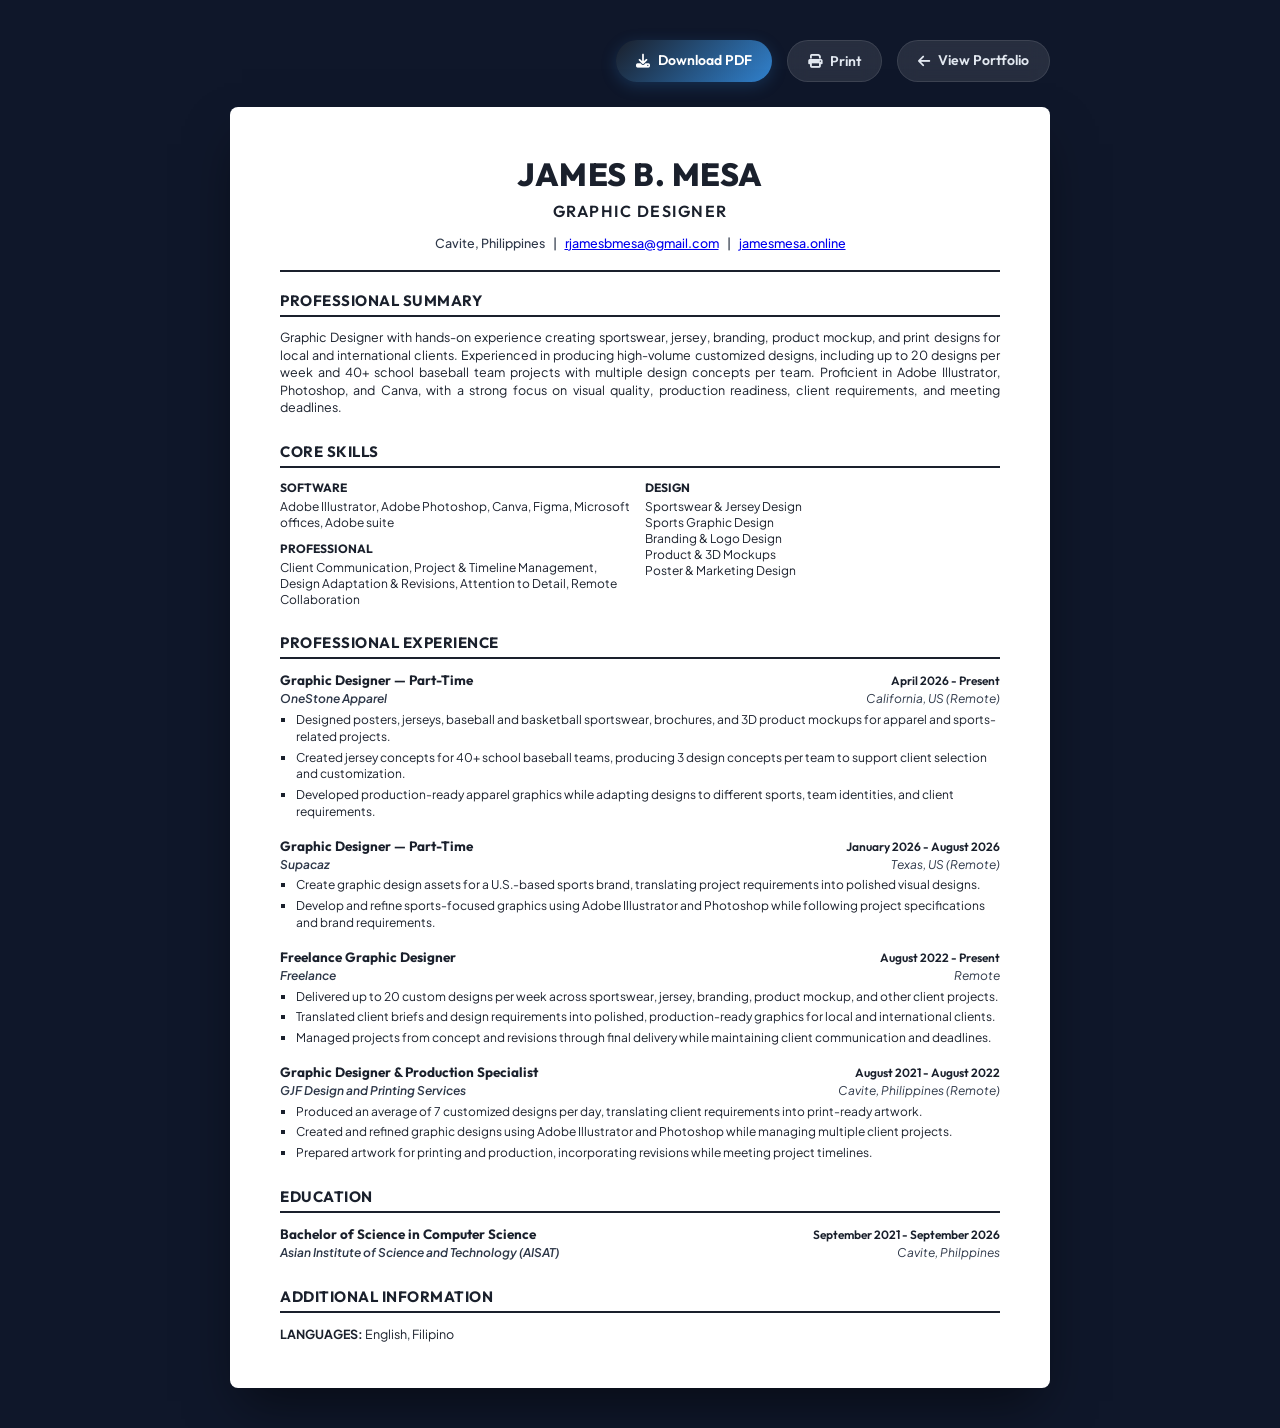
<file: resume-project/index.html>
<!DOCTYPE html>
<html lang="en">
<head>
  <meta charset="UTF-8">
  <meta name="viewport" content="width=device-width, initial-scale=1.0">
  <title>James B. Mesa | Professional Resume &amp; CV - Sportswear Graphic Artist</title>
  
  <!-- Search Engine Optimization (SEO) & AEO Metadata -->
  <meta name="description" content="Professional resume and CV of James B. Mesa, Graphic Artist &amp; Sportswear Designer with 4+ years experience creating sublimation athletic apparel, 3D mockups, and vector print preparations.">
  <meta name="keywords" content="James Mesa resume, James Mesa CV, graphic designer Cavite, sportswear designer resume, sublimation print specialist, OneStone Apparel designer, athletic apparel portfolio">
  <meta name="author" content="James B. Mesa">
  <meta name="robots" content="index, follow, max-image-preview:large">
  <link rel="canonical" href="https://www.jamesmesa.online/resume-project/index.html">
  
  <!-- Open Graph -->
  <meta property="og:type" content="profile">
  <meta property="og:title" content="James B. Mesa | Professional Resume &amp; CV">
  <meta property="og:description" content="Graphic Artist &amp; Sportswear Designer specializing in custom sublimation apparel, vector print layouts, and athletic branding.">
  <meta property="og:url" content="https://www.jamesmesa.online/resume-project/index.html">
  <meta property="og:image" content="https://www.jamesmesa.online/james_mesa.jpg">

  <!-- Structured Data: ProfilePage & Person Schema -->
  <script type="application/ld+json">
  {
    "@context": "https://schema.org",
    "@type": "ProfilePage",
    "mainEntity": {
      "@type": "Person",
      "name": "James B. Mesa",
      "jobTitle": "Graphic Artist & Sportswear Designer",
      "url": "https://www.jamesmesa.online/",
      "image": "https://www.jamesmesa.online/james_mesa.jpg",
      "email": "rj.bmesa@gmail.com",
      "telephone": "+639531658294",
      "address": {
        "@type": "PostalAddress",
        "addressLocality": "Cavite",
        "addressCountry": "PH"
      },
      "alumniOf": {
        "@type": "EducationalOrganization",
        "name": "Cavite State University"
      },
      "knowsAbout": [
        "Sportswear Design",
        "Sublimation Print Production",
        "Vector Typography",
        "Adobe Illustrator",
        "Adobe Photoshop",
        "3D Apparel Mockups"
      ]
    }
  }
  </script>
  
  <!-- Modern Professional Fonts -->
  <link rel="preconnect" href="https://fonts.googleapis.com">
  <link rel="preconnect" href="https://fonts.gstatic.com" crossorigin>
  <link href="https://fonts.googleapis.com/css2?family=Outfit:wght@300;400;500;600;700;800&family=Plus+Jakarta+Sans:wght@300;400;500;600;700&display=swap" rel="stylesheet">
  
  <!-- FontAwesome Icons for Contacts -->
  <link rel="stylesheet" href="https://cdnjs.cloudflare.com/ajax/libs/font-awesome/6.4.0/css/all.min.css">
  
  <!-- Link to external stylesheet -->
  <link rel="stylesheet" href="style.css">
</head>
<body>

  <!-- Floating Web Actions (Hidden on Print) -->
  <div class="web-actions no-print">
    <a href="James_Mesa_Resume.pdf" download class="btn-print" style="text-decoration: none;">
      <i class="fa-solid fa-download"></i> Download PDF
    </a>
    <button onclick="window.print()" class="btn-back" style="color: #e2e8f0;">
      <i class="fa-solid fa-print"></i> Print
    </button>
    <a href="../index.html" class="btn-back">
      <i class="fa-solid fa-arrow-left"></i> View Portfolio
    </a>
  </div>

  <!-- Main Resume Sheet -->
  <div class="resume-container">
    
    <!-- HEADER -->
    <header class="resume-header">
      <h1 class="candidate-name">JAMES B. MESA</h1>
      <p class="candidate-title">GRAPHIC DESIGNER</p>
      
      <div class="contact-info" style="justify-content: center; gap: 8px; font-weight: 500;">
        <span>Cavite, Philippines</span>
        <span>|</span>
        <span><a href="mailto:rjamesbmesa@gmail.com">rjamesbmesa@gmail.com</a></span>
        <span>|</span>
        <span><a href="https://jamesmesa.online" target="_blank">jamesmesa.online</a></span>
      </div>
    </header>

    <main class="resume-body">
      
      <!-- SUMMARY -->
      <section class="resume-section" id="summary-section">
        <h2 class="section-title">Professional Summary</h2>
        <p class="summary-text">
          Graphic Designer with hands-on experience creating sportswear, jersey, branding, product mockup, and print designs for local and international clients. Experienced in producing high-volume customized designs, including up to 20 designs per week and 40+ school baseball team projects with multiple design concepts per team. Proficient in Adobe Illustrator, Photoshop, and Canva, with a strong focus on visual quality, production readiness, client requirements, and meeting deadlines.
        </p>
      </section>

      <!-- SKILLS -->
      <section class="resume-section" id="skills-section">
        <h2 class="section-title">Core Skills</h2>
        <div class="skills-grid">
          <div class="skills-col">
            <div class="skills-category">
              <h3>SOFTWARE</h3>
              <p>Adobe Illustrator, Adobe Photoshop, Canva, Figma, Microsoft offices, Adobe suite</p>
            </div>
            <div class="skills-category" style="margin-top: 10px;">
              <h3>PROFESSIONAL</h3>
              <p>Client Communication, Project &amp; Timeline Management, Design Adaptation &amp; Revisions, Attention to Detail, Remote Collaboration</p>
            </div>
          </div>
          <div class="skills-col">
            <div class="skills-category">
              <h3>DESIGN</h3>
              <p>
                Sportswear &amp; Jersey Design<br>
                Sports Graphic Design<br>
                Branding &amp; Logo Design<br>
                Product &amp; 3D Mockups<br>
                Poster &amp; Marketing Design
              </p>
            </div>
          </div>
        </div>
      </section>

      <!-- EXPERIENCE -->
      <section class="resume-section" id="experience-section">
        <h2 class="section-title">Professional Experience</h2>
        
        <div class="experience-item">
          <div class="item-header">
            <span class="item-role">Graphic Designer — Part-Time</span>
            <span class="item-date">April 2026 - Present</span>
          </div>
          <div class="item-subheader">
            <span class="item-company">OneStone Apparel</span>
            <span class="item-location">California, US (Remote)</span>
          </div>
          <ul class="item-bullets">
            <li>Designed posters, jerseys, baseball and basketball sportswear, brochures, and 3D product mockups for apparel and sports-related projects.</li>
            <li>Created jersey concepts for 40+ school baseball teams, producing 3 design concepts per team to support client selection and customization.</li>
            <li>Developed production-ready apparel graphics while adapting designs to different sports, team identities, and client requirements.</li>
          </ul>
        </div>

        <div class="experience-item">
          <div class="item-header">
            <span class="item-role">Graphic Designer — Part-Time</span>
            <span class="item-date">January 2026 - August 2026</span>
          </div>
          <div class="item-subheader">
            <span class="item-company">Supacaz</span>
            <span class="item-location">Texas, US (Remote)</span>
          </div>
          <ul class="item-bullets">
            <li>Create graphic design assets for a U.S.-based sports brand, translating project requirements into polished visual designs.</li>
            <li>Develop and refine sports-focused graphics using Adobe Illustrator and Photoshop while following project specifications and brand requirements.</li>
          </ul>
        </div>

        <div class="experience-item">
          <div class="item-header">
            <span class="item-role">Freelance Graphic Designer</span>
            <span class="item-date">August 2022 - Present</span>
          </div>
          <div class="item-subheader">
            <span class="item-company">Freelance</span>
            <span class="item-location">Remote</span>
          </div>
          <ul class="item-bullets">
            <li>Delivered up to 20 custom designs per week across sportswear, jersey, branding, product mockup, and other client projects.</li>
            <li>Translated client briefs and design requirements into polished, production-ready graphics for local and international clients.</li>
            <li>Managed projects from concept and revisions through final delivery while maintaining client communication and deadlines.</li>
          </ul>
        </div>

        <div class="experience-item">
          <div class="item-header">
            <span class="item-role">Graphic Designer &amp; Production Specialist</span>
            <span class="item-date">August 2021 - August 2022</span>
          </div>
          <div class="item-subheader">
            <span class="item-company">GJF Design and Printing Services</span>
            <span class="item-location">Cavite, Philippines (Remote)</span>
          </div>
          <ul class="item-bullets">
            <li>Produced an average of 7 customized designs per day, translating client requirements into print-ready artwork.</li>
            <li>Created and refined graphic designs using Adobe Illustrator and Photoshop while managing multiple client projects.</li>
            <li>Prepared artwork for printing and production, incorporating revisions while meeting project timelines.</li>
          </ul>
        </div>
      </section>

      <!-- EDUCATION -->
      <section class="resume-section" id="education-section">
        <h2 class="section-title">Education</h2>
        
        <div class="education-item">
          <div class="item-header">
            <span class="degree-name">Bachelor of Science in Computer Science</span>
            <span class="degree-date">September 2021 - September 2026</span>
          </div>
          <div class="item-subheader">
            <span class="school-name">Asian Institute of Science and Technology (AISAT)</span>
            <span class="school-location">Cavite, Philppines</span>
          </div>
        </div>
      </section>

      <!-- ADDITIONAL INFORMATION -->
      <section class="resume-section" id="additional-section">
        <h2 class="section-title">Additional Information</h2>
        <div class="additional-item">
          <p class="summary-text" style="margin-top: 0; line-height: 1.5;">
            <strong>LANGUAGES:</strong> English, Filipino
          </p>
        </div>
      </section>

    </main>
  </div>

</body>
</html>
</file>
<file: resume-project/style.css>
/* CSS Design System for James B. Mesa's Resume
   Features: Glassmorphic interactive web view & High-fidelity single-page print rules */

:root {
  /* Color Palette - B&W Minimalist */
  --primary-color: #1a202c;      /* Charcoal */
  --primary-dark: #1a202c;       /* Charcoal */
  --text-main: #1a202c;          /* Deep Charcoal */
  --text-muted: #2d3748;         /* Dark Cool Grey */
  --text-light: #718096;         /* Light Grey */
  --bg-web: #0f172a;             /* Dark Slate Slate for Web View */
  --bg-sheet: #ffffff;           /* Clean White Paper */
  --border-color: #1a202c;       /* Dark border */
  
  /* Fonts */
  --font-sans: 'Plus Jakarta Sans', -apple-system, BlinkMacSystemFont, "Segoe UI", Roboto, Helvetica, Arial, sans-serif;
  --font-display: 'Outfit', -apple-system, BlinkMacSystemFont, "Segoe UI", Roboto, Helvetica, Arial, sans-serif;
}

/* Reset and Global Web Styles */
* {
  margin: 0;
  padding: 0;
  box-sizing: border-box;
}

body {
  font-family: var(--font-sans);
  background-color: var(--bg-web);
  color: var(--text-main);
  min-height: 100vh;
  display: flex;
  flex-direction: column;
  align-items: center;
  justify-content: flex-start;
  padding: 40px 20px;
  line-height: 1.4;
  -webkit-font-smoothing: antialiased;
}

/* Web Interaction Elements (Hidden on Print) */
.web-actions {
  display: flex;
  gap: 15px;
  margin-bottom: 25px;
  width: 100%;
  max-width: 820px;
  justify-content: flex-end;
}

.btn-print, .btn-back {
  font-family: var(--font-display);
  font-weight: 600;
  font-size: 14px;
  padding: 10px 20px;
  border-radius: 30px;
  border: none;
  cursor: pointer;
  display: inline-flex;
  align-items: center;
  gap: 8px;
  transition: all 0.3s cubic-bezier(0.4, 0, 0.2, 1);
  text-decoration: none;
}

.btn-print {
  background: linear-gradient(135deg, var(--primary-color), #3182ce);
  color: white;
  box-shadow: 0 4px 15px rgba(43, 108, 176, 0.3);
}

.btn-print:hover {
  transform: translateY(-2px);
  box-shadow: 0 6px 20px rgba(43, 108, 176, 0.5);
  background: linear-gradient(135deg, #3182ce, #4299e1);
}

.btn-back {
  background: rgba(255, 255, 255, 0.1);
  color: #e2e8f0;
  backdrop-filter: blur(10px);
  border: 1px solid rgba(255, 255, 255, 0.1);
}

.btn-back:hover {
  background: rgba(255, 255, 255, 0.15);
  color: white;
  transform: translateY(-2px);
}

/* Resume Paper Sheet Layout */
.resume-container {
  width: 100%;
  max-width: 820px;
  background-color: var(--bg-sheet);
  padding: 45px 50px;
  box-shadow: 0 25px 50px -12px rgba(0, 0, 0, 0.5);
  border-radius: 8px;
  position: relative;
  overflow: hidden;
}

/* Header styling */
.resume-header {
  text-align: center;
  border-bottom: 2px solid var(--border-color);
  padding-bottom: 18px;
  margin-bottom: 18px;
}

.candidate-name {
  font-family: var(--font-display);
  font-weight: 800;
  font-size: 32px;
  letter-spacing: 0.5px;
  color: var(--primary-dark);
  margin-bottom: 4px;
}

.candidate-title {
  font-family: var(--font-display);
  font-weight: 600;
  font-size: 16px;
  color: var(--primary-color);
  text-transform: uppercase;
  letter-spacing: 1.5px;
  margin-bottom: 12px;
}

.contact-info {
  display: flex;
  flex-wrap: wrap;
  justify-content: center;
  gap: 15px;
  font-size: 12.5px;
  color: var(--text-muted);
}

.contact-item {
  display: flex;
  align-items: center;
  gap: 6px;
}

.contact-item i {
  color: var(--primary-color);
}

.contact-item a {
  color: var(--text-muted);
  text-decoration: none;
  border-bottom: 1px solid transparent;
  transition: border-bottom 0.2s ease;
}

.contact-item a:hover {
  border-bottom: 1px solid var(--text-muted);
}

/* General Section Layout */
.resume-section {
  margin-bottom: 24px;
}

.resume-section:last-of-type {
  margin-bottom: 0;
}

.section-title {
  font-family: var(--font-display);
  font-weight: 700;
  font-size: 15px;
  text-transform: uppercase;
  color: var(--primary-dark);
  border-bottom: 2px solid var(--primary-color);
  padding-bottom: 4px;
  margin-bottom: 12px;
  letter-spacing: 0.5px;
}

.summary-text {
  font-size: 12.5px;
  color: var(--text-main);
  text-align: justify;
}

/* Skills Section Grid */
.skills-grid {
  display: grid;
  grid-template-columns: 1fr 1fr;
  gap: 10px;
}

.skills-category {
  font-size: 12px;
}

.skills-category h3 {
  font-family: var(--font-display);
  font-weight: 700;
  font-size: 12px;
  color: var(--primary-color);
  margin-bottom: 2px;
}

.skills-category p {
  color: var(--text-main);
  line-height: 1.35;
}

/* Experience / Education / Projects Listings */
.experience-item, .project-item, .education-item {
  margin-bottom: 16px;
}

.experience-item:last-child, .project-item:last-child, .education-item:last-child {
  margin-bottom: 0;
}

.item-header {
  display: flex;
  justify-content: space-between;
  align-items: baseline;
}

.item-role, .degree-name, .project-name {
  font-family: var(--font-display);
  font-weight: 700;
  font-size: 13.5px;
  color: var(--text-main);
}

.project-name {
  color: var(--primary-dark);
}

.item-date, .degree-date {
  font-family: var(--font-display);
  font-weight: 600;
  font-size: 12px;
  color: var(--primary-color);
  white-space: nowrap;
}

.item-subheader {
  display: flex;
  justify-content: space-between;
  font-size: 12px;
  font-style: italic;
  color: var(--text-muted);
  margin-bottom: 4px;
  margin-top: 1px;
}

.item-company, .school-name {
  font-weight: 600;
}

.item-bullets {
  list-style-type: square;
  margin-left: 16px;
  font-size: 12px;
  color: var(--text-main);
}

.item-bullets li {
  margin-bottom: 4px;
  line-height: 1.4;
}

.item-bullets li:last-child {
  margin-bottom: 0;
}

/* PRINT MEDIA STYLES - Designed for perfect single-page layout */
@media print {
  body {
    background-color: transparent;
    padding: 0;
    margin: 0;
    color: #000000;
  }

  .no-print, .web-actions {
    display: none !important;
  }

  .resume-container {
    box-shadow: none !important;
    border-radius: 0 !important;
    padding: 0 !important;
    max-width: 100% !important;
    background-color: transparent;
  }

  /* Force standard system fonts during printing for maximum compatibility and ATS parser output */
  body, .resume-container, .candidate-name, .section-title, .item-role, .degree-name {
    font-family: Arial, Helvetica, sans-serif !important;
  }

  .candidate-name {
    font-size: 26px !important;
    color: #1a202c !important;
  }

  .candidate-title {
    font-size: 14px !important;
    color: #1a202c !important;
  }

  .section-title {
    font-size: 13px !important;
    border-bottom: 1.5px solid #1a202c !important;
    color: #1a202c !important;
    margin-bottom: 10px !important;
  }

  .summary-text, .skills-category p, .item-bullets li, .contact-info, .item-subheader {
    font-size: 11px !important;
    line-height: 1.35 !important;
  }

  .item-role, .degree-name, .project-name {
    font-size: 12px !important;
  }

  .item-date, .degree-date {
    font-size: 11px !important;
    color: #1a365d !important;
  }

  .resume-section {
    margin-bottom: 20px !important;
  }

  .experience-item, .education-item {
    margin-bottom: 14px !important;
  }

  /* Prevent page breaks inside sections and list items */
  .resume-section, .experience-item, .project-item, .education-item {
    page-break-inside: avoid;
  }
}

/* Page Margins Set via Browser Page Setup */
@page {
  size: letter;
  margin: 0.65in 0.55in;
}
</file>
